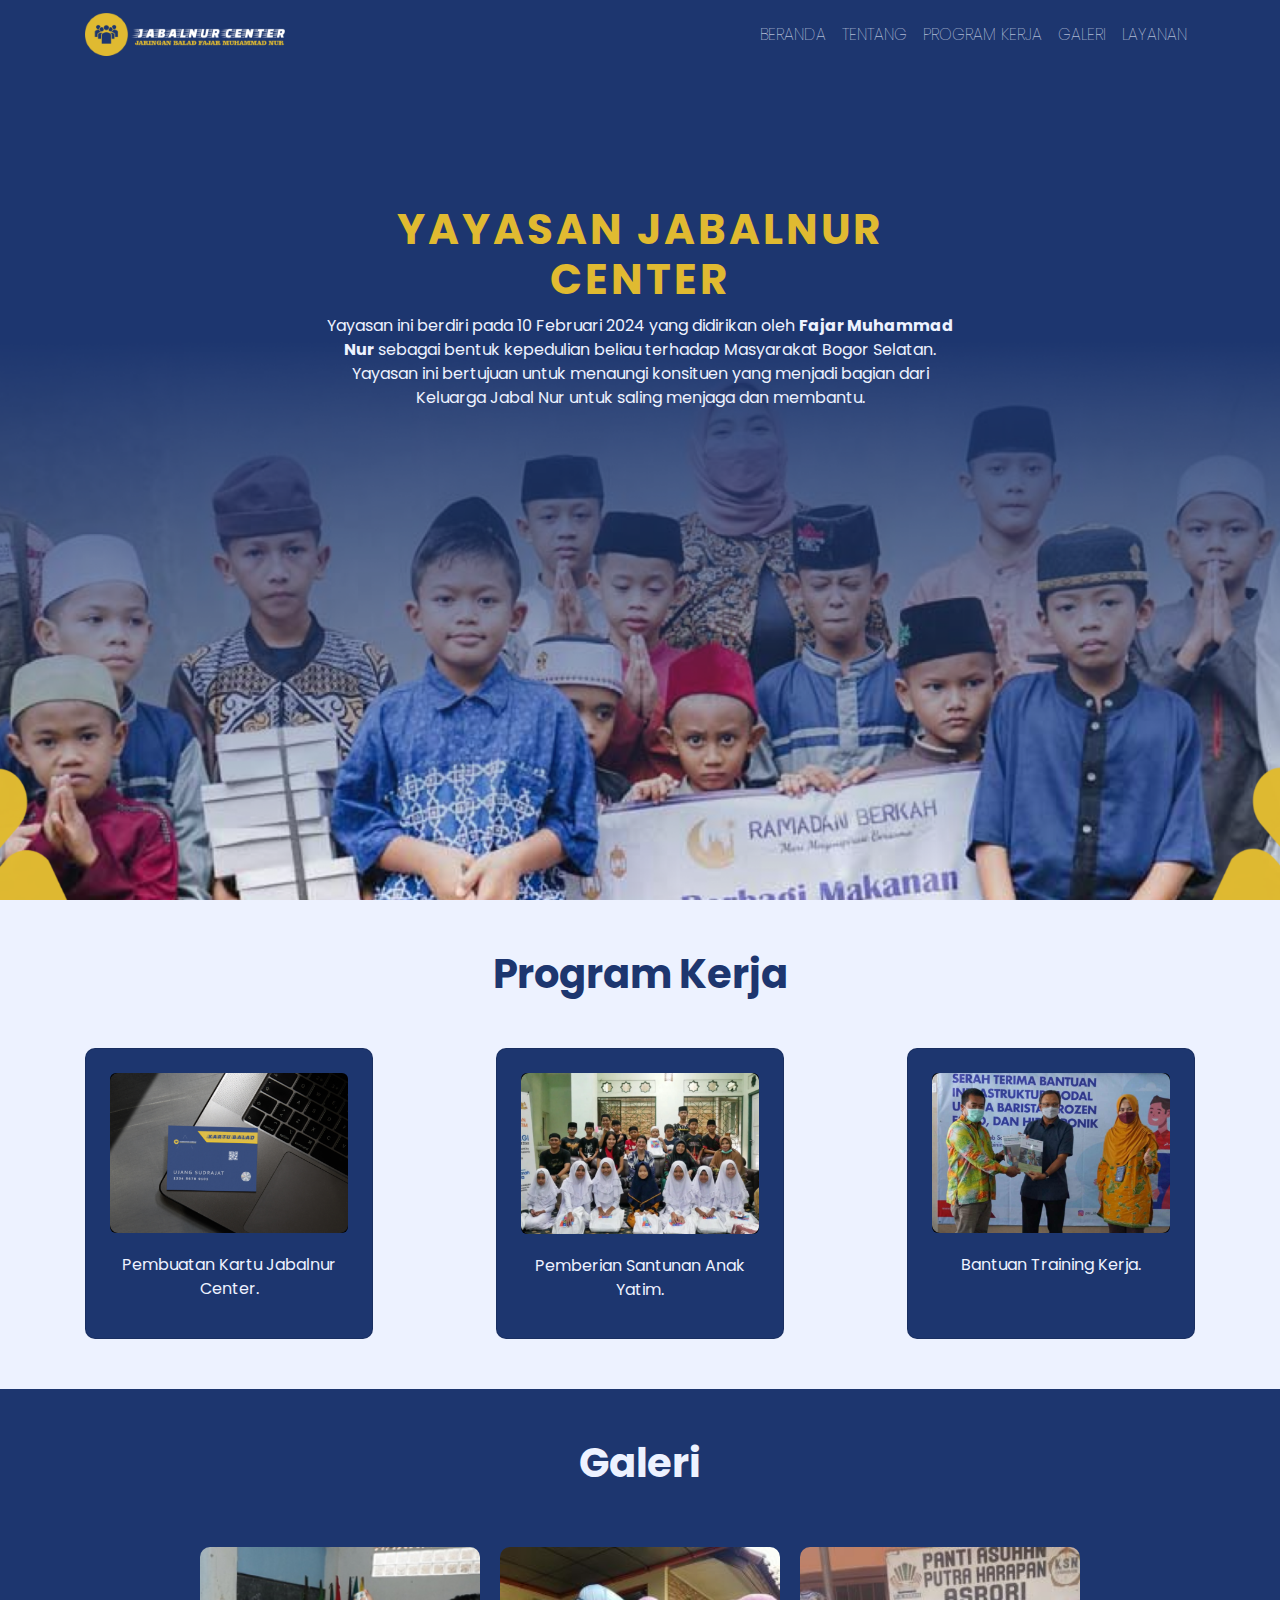
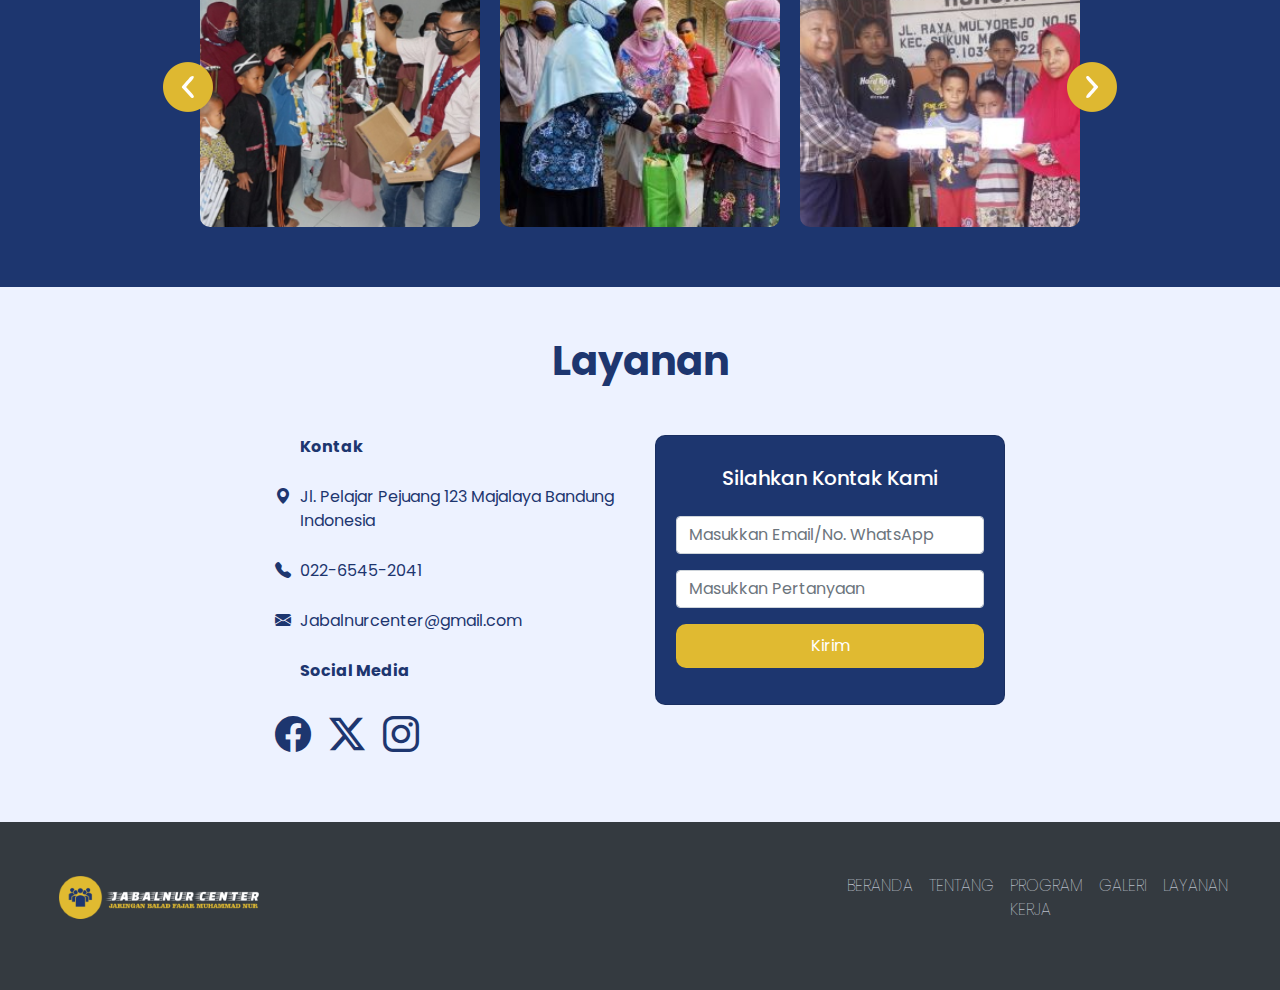
<file: index.html>
<!doctype html>
<html lang="en">

<head>
  <meta charset="utf-8">
  <meta name="viewport" content="width=device-width, initial-scale=1">

  <!-- Bootstrap CSS -->
  <link rel="stylesheet" href="https://cdn.jsdelivr.net/npm/bootstrap@4.0.0/dist/css/bootstrap.min.css"
    integrity="sha384-Gn5384xqQ1aoWXA+058RXPxPg6fy4IWvTNh0E263XmFcJlSAwiGgFAW/dAiS6JXm" crossorigin="anonymous">
  <link rel="stylesheet" href="https://cdn.jsdelivr.net/npm/bootstrap-icons@1.11.3/font/bootstrap-icons.min.css">



  <!-- Font Family-->
  <link href='https://fonts.googleapis.com/css?family=Poppins' rel='stylesheet'>

  <!-- Custom styles for this template -->
  <link rel="shortcut icon" href="img/icon.png" type="image/x-icon">
  <link href="style.css" rel="stylesheet">

  <title>Selamat Datang di Yayasan Jabalnur Center</title>
</head>

<body>

  <!-- Navigation -->
  <nav class="navbar navbar-expand-lg fixed-top">
    <div class="container">
      <a class="navbar-brand" href="index.html">
        <img src="img/logo2.png" alt="">
      </a>
      <button class="navbar-toggler" type="button" data-toggle="collapse" data-target="#navbarSupportedContent"
        aria-controls="navbarSupportedContent" aria-expanded="false" aria-label="Toggle navigation">
        <span class="navbar-toggler-icon"></span>
      </button>

      <div class="collapse navbar-collapse" id="navbarSupportedContent">
        <ul class="navbar-nav ml-auto text-uppercase">
          <li class="nav-item">
            <a class="nav-link" href="index.html">Beranda</a>
          </li>
          <li class="nav-item">
            <a class="nav-link" href="tentang.html">Tentang</a>
          </li>
          <li class="nav-item">
            <a class="nav-link" href="programkerja.html">Program Kerja</a>
          </li>
          <li class="nav-item">
            <a class="nav-link" href="galeri.html">Galeri</a>
          </li>
          <li class="nav-item">
            <a class="nav-link" href="layanan.html">Layanan</a>
          </li>
        </ul>
      </div>
    </div>
  </nav>

  <!-- Hero Section Start -->
  <div class="hero-image mt-0">
    <div class="hero-text">
      <h1>YAYASAN JABALNUR CENTER</h1>
      <p>Yayasan ini berdiri pada 10 Februari 2024 yang didirikan oleh <b>Fajar Muhammad Nur</b> sebagai bentuk
        kepedulian beliau terhadap Masyarakat Bogor Selatan. Yayasan ini bertujuan untuk menaungi konsituen yang menjadi
        bagian dari Keluarga Jabal Nur untuk saling menjaga dan membantu.</p>
    </div>
  </div>
  <!-- Hero Section End -->

  <!-- Program Kerja Start-->
  <section id="programkerja" class="programkerja">
    <div class="section-heading text-center">
      <h1>Program Kerja</h1>
    </div>
    <div class="container">
      <div class="programkerjaberanda d-flex justify-content-between">
          <div class="card text-center" style="width: 18rem;" data-toggle="modal" data-target="#proker1">
            <div class="card-body">
              <img src="img/proker1.png" class="card-img-top mb-3 p-1" alt="...">
              <p>Pembuatan Kartu Jabalnur Center.</p>
            </div>
          </div>
          <div class="card text-center" style="width: 18rem;" data-toggle="modal" data-target="#proker2">
            <div class="card-body">
              <img src="img/proker2.png" class="card-img-top mb-3 p-1" alt="...">
              <p>Pemberian Santunan Anak Yatim.</p>
            </div>
          </div>
          <div class="card text-center" style="width: 18rem;" data-toggle="modal" data-target="#proker3">
            <div class="card-body mb-4">
              <img src="img/proker3.png" class="card-img-top mb-3 p-1" alt="...">
              <p>Bantuan Training Kerja.</p>
            </div>
          </div>
      </div>
    </div>
  </section>
  <!-- Program Kerja End -->


  <!-- Galeri Start -->
  <section id="galeri" class="galeri-beranda">
    <div class="section-heading text-center">
      <h1>Galeri</h1>
    </div>
    <div class="galeriberanda-wrap">
      <img src="img/back-button.png" alt="" id="backBtn">
      <div class="galeriberanda">
        <div>
          <span><img src="img/1.png" alt=""></span>
          <span><img src="img/2.jpg" alt=""></span>
          <span><img src="img/3.jpg" alt=""></span>
        </div>
        <div>
          <span><img src="img/4.jpg" alt=""></span>
          <span><img src="img/5.jpg" alt=""></span>
          <span><img src="img/6.jpg" alt=""></span>
        </div>
      </div>
      <img src="img/next-button.png" alt="" id="nextBtn">
    </div>

  </section>

  <script>
    let scrollContainer = document.querySelector(".galeriberanda");
    let backBtn = document.getElementById("backBtn");
    let nextBtn = document.getElementById("nextBtn");

    scrollContainer.addEventListener("wheel", (evt) => {
      evt.preventDefault();
      scrollContainer.scrollLeft += evt.deltaY;
    });

    nextBtn.addEventListener("click", () => {
      scrollContainer.style.scrollBehavior = "smooth";
      scrollContainer.scrollLeft += 900;
    });

    backBtn.addEventListener("click", () => {
      scrollContainer.style.scrollBehavior = "smooth";
      scrollContainer.scrollLeft -= 900;
    });
  </script>
  <!-- Galeri End -->

  <!-- Layanan Start -->
  <section id="layanan" class="layanan">
    <div class="section-heading text-center">
      <h1>Layanan</h1>
    </div>
    <div class="container">
      <div class="row justify-content-center">
        <div class="col-lg-4 col-md-3">
          <div class="info">
            <p class="infop">Kontak</p>
            <div>
              <i class="bi bi-geo-alt-fill"></i>
              <p>Jl. Pelajar Pejuang 123 Majalaya Bandung Indonesia</p>
            </div>
            <div>
              <i class="bi bi-telephone-fill"></i>
              <p>022-6545-2041</p>
            </div>
            <div>
              <i class="bi bi-envelope-fill"></i>
              <p>Jabalnurcenter@gmail.com</p>
            </div>
            <p class="infop">Social Media</p>
            <div class="social-link">
              <a href=""><i class="bi bi-facebook"></i></a>
              <a href=""><i class="bi bi-twitter-x"></i></a>
              <a href=""><i class="bi bi-instagram"></i></a>
            </div>
          </div>

        </div>
        <div class="col-lg-4 col-md-3 ms-5">
          <div class="container">
            <div class="row justify-content-center">
              <div class="card text-white text-center mb-3" style="background-color: #1D366F;">
                <div class="card-body">
                  <h5 class="card-title mb-3">Silahkan Kontak Kami</h5>
                  <div class="input-group mb-3">
                    <input type="text" placeholder="Masukkan Email/No. WhatsApp" class="form-control"
                      aria-label="Sizing example input" aria-describedby="inputGroup-sizing-default">
                  </div>
                  <div class="input-group mb-3">
                    <input type="text" placeholder="Masukkan Pertanyaan" class="form-control"
                      aria-label="Sizing example input" aria-describedby="inputGroup-sizing-default">
                  </div>
                  <div class="input-group mb-3">
                    <button type="submit">Kirim</button>
                  </div>
                </div>
              </div>
            </div>
          </div>
        </div>

      </div>

    </div>
  </section>
  <!-- Layanan End -->


  <!-- Footer Start-->
  <section id="footer" class="footer bg-dark">
    <nav id="header-nav" class="navbar navbar-expand-lg p-4 mb-3 bg-dark">
      <div class="container-fluid bg-dark">
        <a class="navbar-brand" href="index.html">
          <img src="img/logo2.png" alt="">
        </a>
      </div>
      <div>
        <ul id="navbar" class="navbar-nav text-uppercase justify-content-end bg-dark">
          <li class="nav-item">
            <a class="nav-link" href="index.html">Beranda</a>
          </li>
          <li class="nav-item">
            <a class="nav-link" href="tentang.html">Tentang</a>
          </li>
          <li class="nav-item">
            <a class="nav-link" href="programkerja.html">Program Kerja</a>
          </li>
          <li class="nav-item">
            <a class="nav-link" href="index.html">Galeri</a>
          </li>
          <li class="nav-item">
            <a class="nav-link" href="index.html">Layanan</a>
          </li>
        </ul>
      </div>
    </nav>
  </section>
  <!-- Footer End-->


  <!-- Modal Program Kerja Start -->
  <div class="modal fade" id="proker1" tabindex="-1" role="dialog" aria-labelledby="exampleModalCenterTitle"
    aria-hidden="true">
    <div class="modal-dialog modal-dialog-centered" role="document">
      <div class="modal-content">
        <div class="modal-header">
          <h5 class="modal-title" id="exampleModalLongTitle">Pemberian Kartu Jabalnur Center</h5>
          <button type="button" class="close" data-dismiss="modal" aria-label="Close">
            <span aria-hidden="true">&times;</span>
          </button>
        </div>
        <div class="modal-body text-center">
          <img src="img/proker1.png " alt="" style="width: 250px;"><br><br>
          <p>Lorem ipsum dolor sit amet consectetur adipisicing elit. Vero consequuntur distinctio id repellendus quod
            in nam provident! Fugiat harum veniam accusamus voluptates quod expedita eum quasi minima deserunt.
            Deserunt, repellendus.</p>
        </div>
        <div class="modal-footer">
          <button type="button" class="btn btn-secondary" data-dismiss="modal">Close</button>
        </div>
      </div>
    </div>
  </div>

  <div class="modal fade" id="proker2" tabindex="-1" role="dialog" aria-labelledby="exampleModalCenterTitle"
    aria-hidden="true">
    <div class="modal-dialog modal-dialog-centered" role="document">
      <div class="modal-content">
        <div class="modal-header">
          <h5 class="modal-title" id="exampleModalLongTitle">Pemberian Santunan Anak Yatim</h5>
          <button type="button" class="close" data-dismiss="modal" aria-label="Close">
            <span aria-hidden="true">&times;</span>
          </button>
        </div>
        <div class="modal-body text-center">
          <img src="img/proker2.png " alt="" style="width: 250px;"><br><br>
          <p>Lorem ipsum dolor sit amet consectetur adipisicing elit. Vero consequuntur distinctio id repellendus quod
            in nam provident! Fugiat harum veniam accusamus voluptates quod expedita eum quasi minima deserunt.
            Deserunt, repellendus.</p>
        </div>
        <div class="modal-footer">
          <button type="button" class="btn btn-secondary" data-dismiss="modal">Close</button>
        </div>
      </div>
    </div>
  </div>

  <div class="modal fade" id="proker3" tabindex="-1" role="dialog" aria-labelledby="exampleModalCenterTitle"
    aria-hidden="true">
    <div class="modal-dialog modal-dialog-centered" role="document">
      <div class="modal-content">
        <div class="modal-header">
          <h5 class="modal-title" id="exampleModalLongTitle">Bantuan Training Kerja</h5>
          <button type="button" class="close" data-dismiss="modal" aria-label="Close">
            <span aria-hidden="true">&times;</span>
          </button>
        </div>
        <div class="modal-body text-center">
          <img src="img/proker3.png " alt="" style="width: 250px;"><br><br>
          <p>Lorem ipsum dolor sit amet consectetur adipisicing elit. Vero consequuntur distinctio id repellendus quod
            in nam provident! Fugiat harum veniam accusamus voluptates quod expedita eum quasi minima deserunt.
            Deserunt, repellendus.</p>
        </div>
        <div class="modal-footer">
          <button type="button" class="btn btn-secondary" data-dismiss="modal">Close</button>
        </div>
      </div>
    </div>
  </div>
  <!-- Modal Program Kerja End -->


  <!-- Bootstrap JS and dependencies -->
  <script src="https://code.jquery.com/jquery-3.2.1.slim.min.js"
    integrity="sha384-KJ3o2DKtIkvYIK3UENzmM7KCkRr/rE9/Qpg6aAZGJwFDMVNA/GpGFF93hXpG5KkN"
    crossorigin="anonymous"></script>
  <script src="https://cdn.jsdelivr.net/npm/popper.js@1.12.9/dist/umd/popper.min.js"
    integrity="sha384-ApNbgh9B+Y1QKtv3Rn7W3mgPxhU9K/ScQsAP7hUibX39j7fakFPskvXusvfa0b4Q"
    crossorigin="anonymous"></script>
  <script src="https://cdn.jsdelivr.net/npm/bootstrap@4.0.0/dist/js/bootstrap.min.js"
    integrity="sha384-JZR6Spejh4U02d8jOt6vLEHfe/JQGiRRSQQxSfFWpi1MquVdAyjUar5+76PVCmYl"
    crossorigin="anonymous"></script>

</body>

</html>
</file>
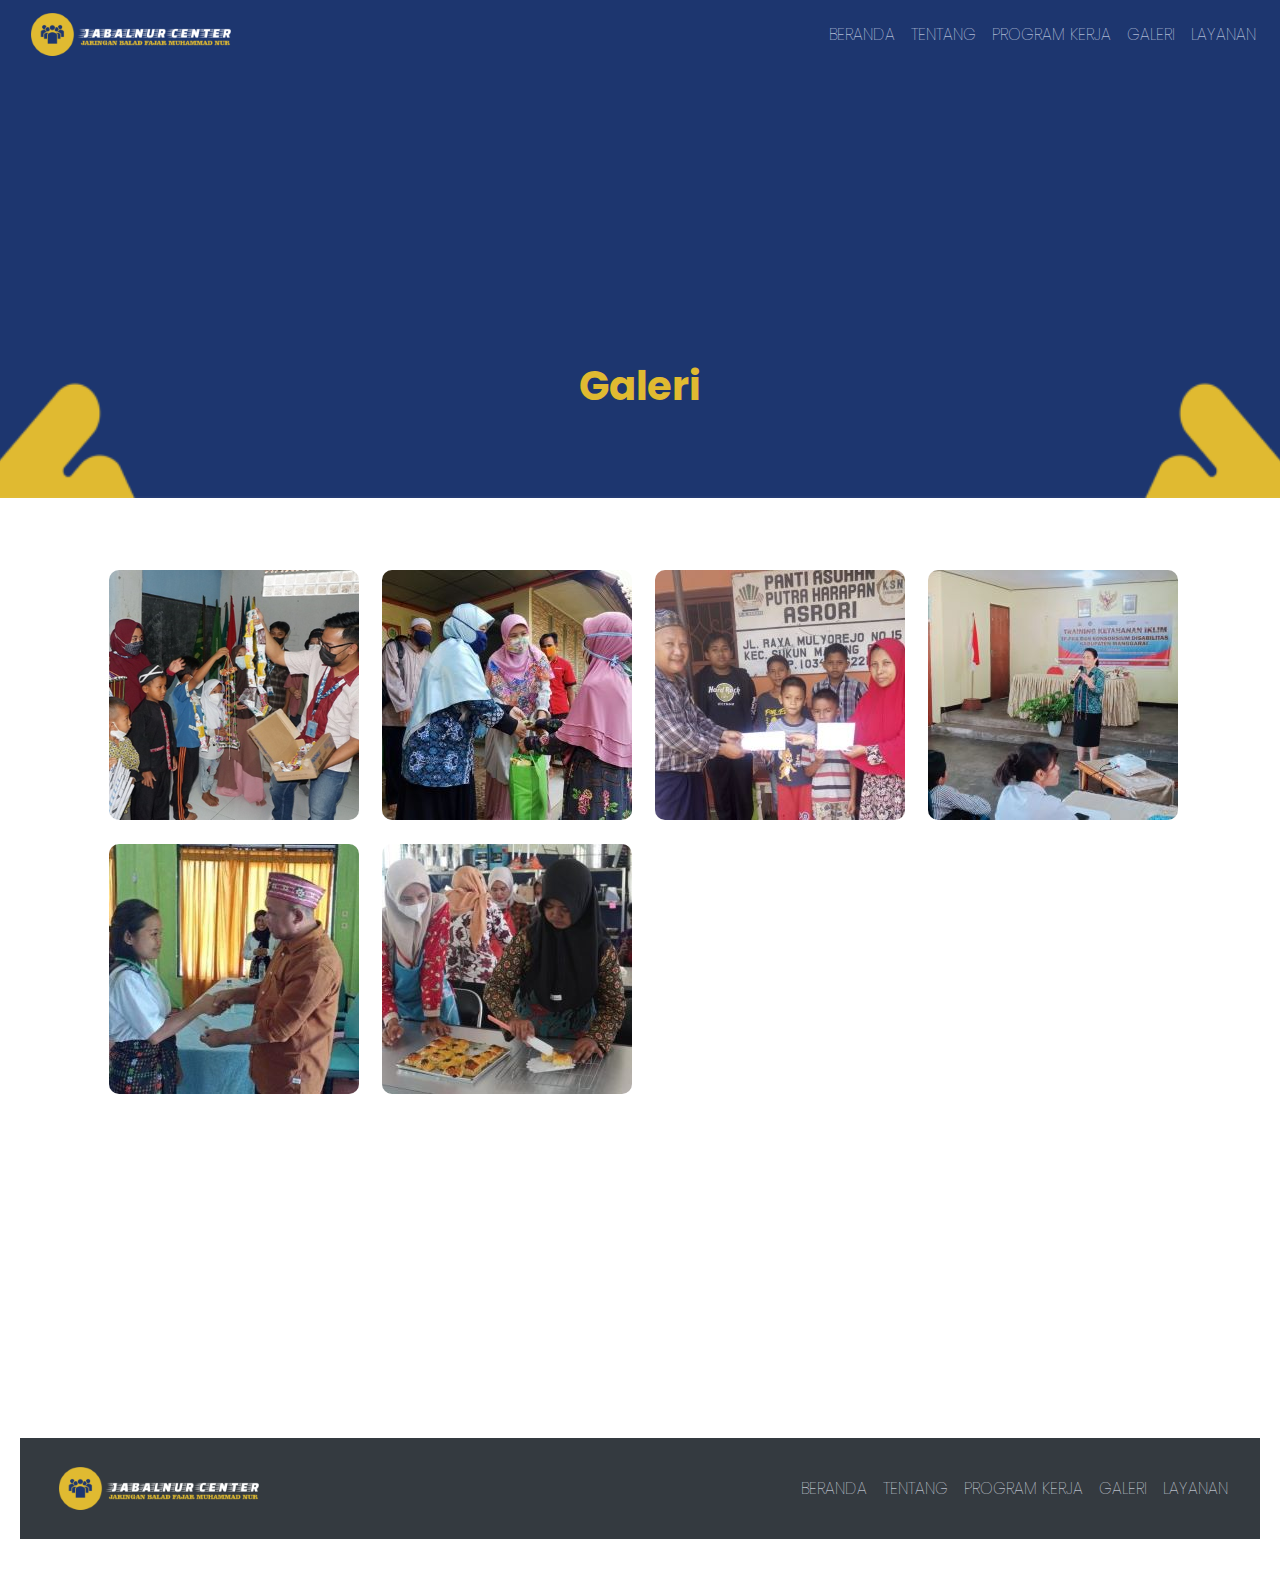
<file: galeri.html>
<!DOCTYPE html>
<html lang="en">
<head>
    <meta charset="UTF-8">
    <meta name="viewport" content="width=device-width, initial-scale=1.0">

    <!-- Bootstrap -->
    <link rel="stylesheet" href="https://cdn.jsdelivr.net/npm/bootstrap@4.0.0/dist/css/bootstrap.min.css" integrity="sha384-Gn5384xqQ1aoWXA+058RXPxPg6fy4IWvTNh0E263XmFcJlSAwiGgFAW/dAiS6JXm" crossorigin="anonymous">

    <!-- Font Family-->
    <link href='https://fonts.googleapis.com/css?family=Poppins' rel='stylesheet'>
    
    <!-- Icon -->
     <link rel="shortcut icon" href="img/icon.png" type="image/x-icon">
     <link rel="stylesheet" href="https://cdn.jsdelivr.net/npm/bootstrap-icons@1.11.3/font/bootstrap-icons.min.css">

    <!-- Bootstrap CSS --><link rel="stylesheet" href="style.css">

    <title>Galeri || Yayasan Jabalnur Center</title>
</head>
<body>
     <!-- Header Start -->
     <header id="header" class="site-header">
        <nav id="header-nav" class="navbar fixed-top navbar-expand-lg px-3 mb3">
          <div class="container-fluid">
            <a  class="navbar-brand" href="index.html">
              <img src="img/logo2.png" alt="">
            </a>
          </div>
          <div>
            <ul id="navbar" class="navbar-nav text-uppercase justify-content-end">
              <li class="nav-item">
                <a class="nav-link" href="index.html">Beranda</a>
              </li>
              <li class="nav-item">
                <a class="nav-link" href="tentang.html">Tentang</a>
              </li>
              <li class="nav-item">
                <a class="nav-link" href="programkerja.html">Program&nbsp;Kerja</a>
              </li>
              <li class="nav-item">
                <a class="nav-link" href="galeri.html">Galeri</a>
              </li>
              <li class="nav-item">
                <a class="nav-link" href="layanan.html">Layanan</a>
              </li>
            </ul>
          </div>
        </nav>
         
    </header>
    <!-- Header End -->

    <!-- Hero Section Start -->
    <div class="hero mt-5">
        <div>
          <h1>Galeri</h1>
        </div>
    </div>
    <!-- Hero Section End -->


    <!-- Galeri Start -->
    <section class="galeri">
      <div class="container">
        <div class="row justify-content-start mt-5 p-4">
          <div class="col-lg-3">
            <img src="img/1.png" alt="" data-toggle="modal" data-target="#galeri1">
          </div>
          <div class="col-lg-3">
            <img src="img/2.jpg" alt="" data-toggle="modal" data-target="#galeri2">
          </div>
          <div class="col-lg-3">
            <img src="img/3.jpg" alt="">
          </div>
          <div class="col-lg-3">
            <img src="img/4.jpg" alt="">
          </div>
          <div class="col-lg-3 mt-4">
            <img src="img/5.jpg" alt="">
          </div>
          <div class="col-lg-3 mt-4">
            <img src="img/6.jpg" alt="">
          </div>
        </div>
      </div>
    </section>
    <!-- Galeri End -->

    <!-- Footer Start-->
    <section id="footer" class="footer">
      <nav id="header-nav" class="navbar navbar-expand-lg p-4 mb-3 bg-dark">
      <div class="container-fluid">
          <a class="navbar-brand" href="index.html">
          <img src="img/logo2.png" alt="">
          </a>
      </div>
      <div>
          <ul id="navbar" class="navbar-nav text-uppercase justify-content-end">
          <li class="nav-item">
              <a class="nav-link" href="index.html">Beranda</a>
          </li>
          <li class="nav-item">
              <a class="nav-link" href="tentang.html">Tentang</a>
          </li>
          <li class="nav-item">
              <a class="nav-link" href="programkerja.html">Program&nbsp;Kerja</a>
          </li>
          <li class="nav-item">
              <a class="nav-link" href="index.html">Galeri</a>
          </li>
          <li class="nav-item">
              <a class="nav-link" href="index.html">Layanan</a>
          </li>
          </ul>
      </div>
      </nav>
  </section>
  <!-- Footer End-->

    <!-- Modal Galeri Start -->
    <div class="modal fade" id="galeri1" tabindex="-1" role="dialog" aria-labelledby="exampleModalCenterTitle" aria-hidden="true">
      <div class="modal-dialog modal-dialog-centered" role="document">
        <div class="modal-content">
          <div class="modal-header">
            <h5 class="modal-title" id="exampleModalLongTitle">Pemberian Kartu Jabalnur Center</h5>
            <button type="button" class="close" data-dismiss="modal" aria-label="Close">
              <span aria-hidden="true">&times;</span>
            </button>
          </div>
          <div class="modal-body text-center">
            <img src="img/proker1.png " alt="" style="width: 250px;"><br><br>
            <p>Lorem ipsum dolor sit amet consectetur adipisicing elit. Vero consequuntur distinctio id repellendus quod in nam provident! Fugiat harum veniam accusamus voluptates quod expedita eum quasi minima deserunt. Deserunt, repellendus.</p>
          </div>
          <div class="modal-footer">
            <button type="button" class="btn btn-secondary" data-dismiss="modal">Close</button>
          </div>
        </div>
      </div>
    </div>
  
    <div class="modal fade" id="galeri2" tabindex="-1" role="dialog" aria-labelledby="exampleModalCenterTitle" aria-hidden="true">
      <div class="modal-dialog modal-dialog-centered" role="document">
        <div class="modal-content">
          <div class="modal-header">
            <h5 class="modal-title" id="exampleModalLongTitle">Pemberian Santunan Anak Yatim</h5>
            <button type="button" class="close" data-dismiss="modal" aria-label="Close">
              <span aria-hidden="true">&times;</span>
            </button>
          </div>
          <div class="modal-body text-center">
            <img src="img/proker2.png " alt="" style="width: 250px;"><br><br>
            <p>Lorem ipsum dolor sit amet consectetur adipisicing elit. Vero consequuntur distinctio id repellendus quod in nam provident! Fugiat harum veniam accusamus voluptates quod expedita eum quasi minima deserunt. Deserunt, repellendus.</p>
          </div>
          <div class="modal-footer">
            <button type="button" class="btn btn-secondary" data-dismiss="modal">Close</button>
          </div>
        </div>
      </div>
    </div>
    <!-- Modal Galeri End -->

    <script src="https://code.jquery.com/jquery-3.2.1.slim.min.js" integrity="sha384-KJ3o2DKtIkvYIK3UENzmM7KCkRr/rE9/Qpg6aAZGJwFDMVNA/GpGFF93hXpG5KkN" crossorigin="anonymous"></script>
    <script src="https://cdn.jsdelivr.net/npm/popper.js@1.12.9/dist/umd/popper.min.js" integrity="sha384-ApNbgh9B+Y1QKtv3Rn7W3mgPxhU9K/ScQsAP7hUibX39j7fakFPskvXusvfa0b4Q" crossorigin="anonymous"></script>
    <script src="https://cdn.jsdelivr.net/npm/bootstrap@4.0.0/dist/js/bootstrap.min.js" integrity="sha384-JZR6Spejh4U02d8jOt6vLEHfe/JQGiRRSQQxSfFWpi1MquVdAyjUar5+76PVCmYl" crossorigin="anonymous"></script>
    
    
</body>
</html>
</file>
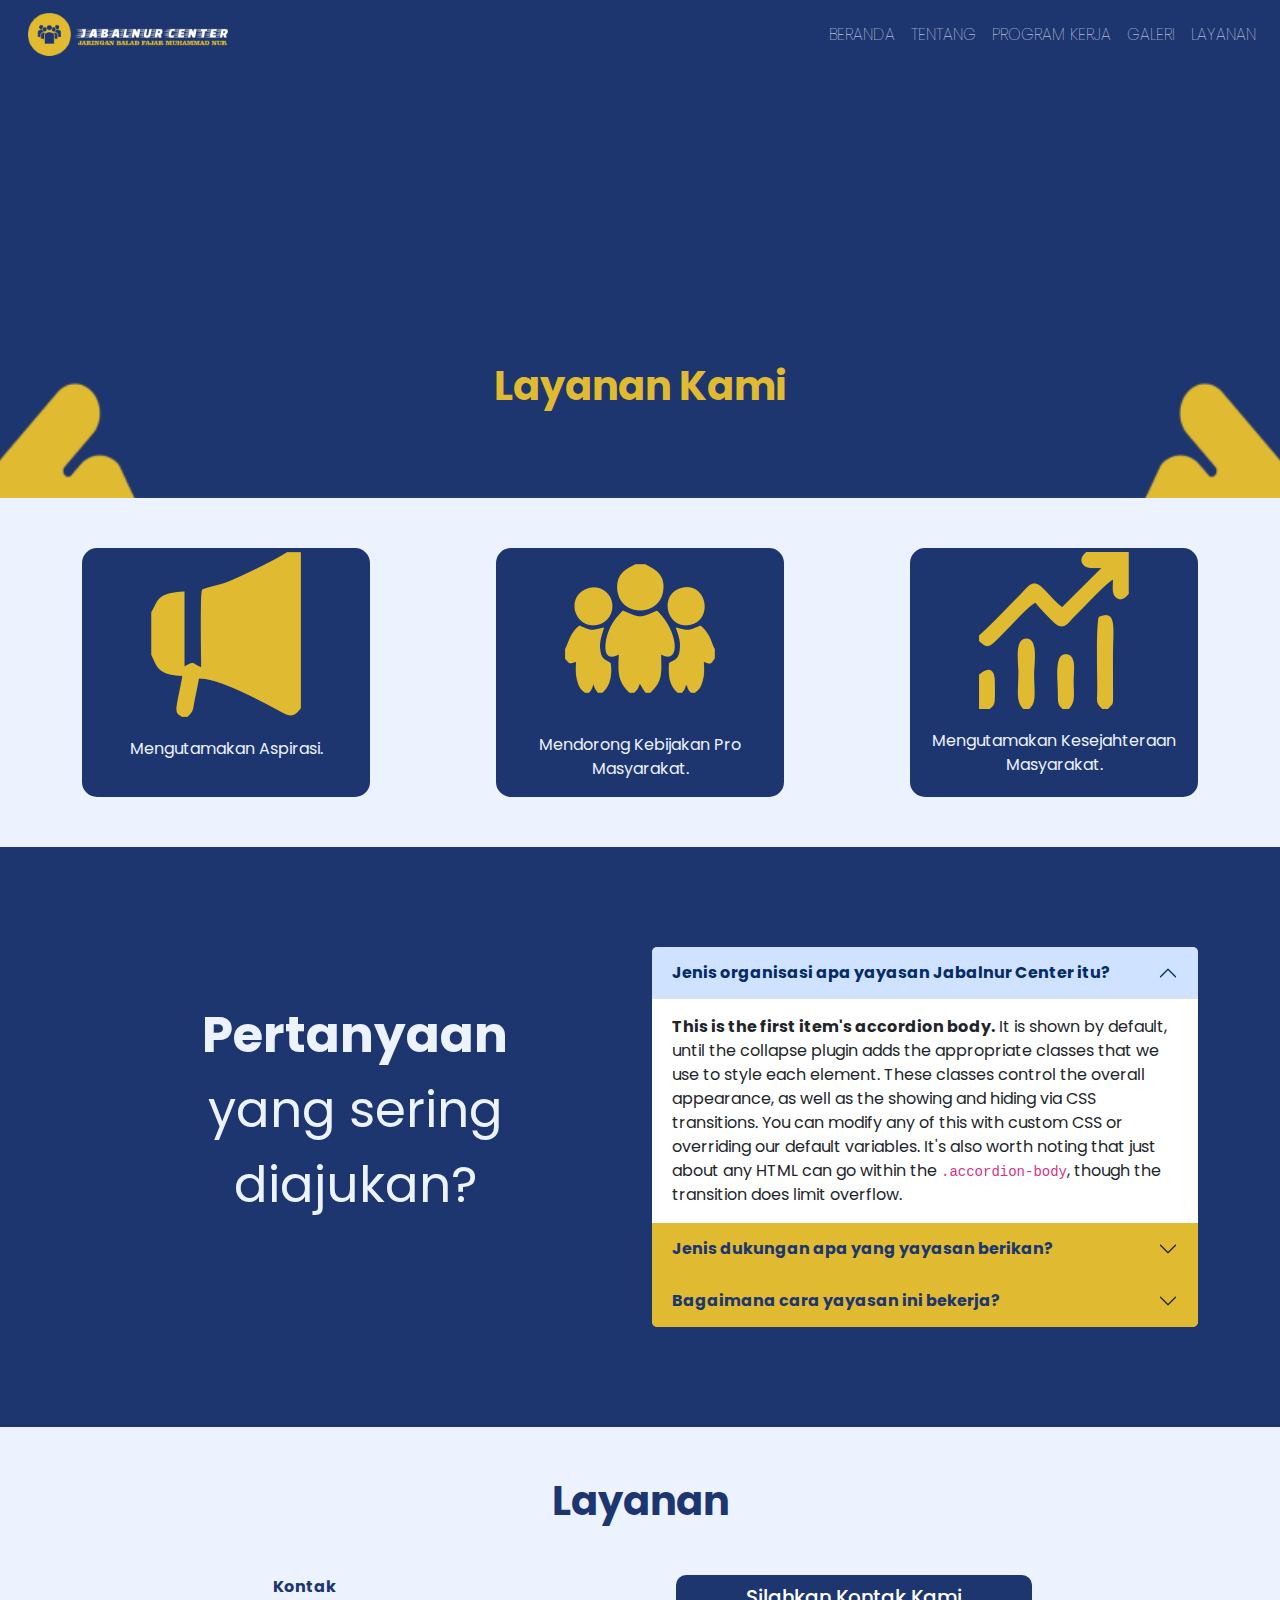
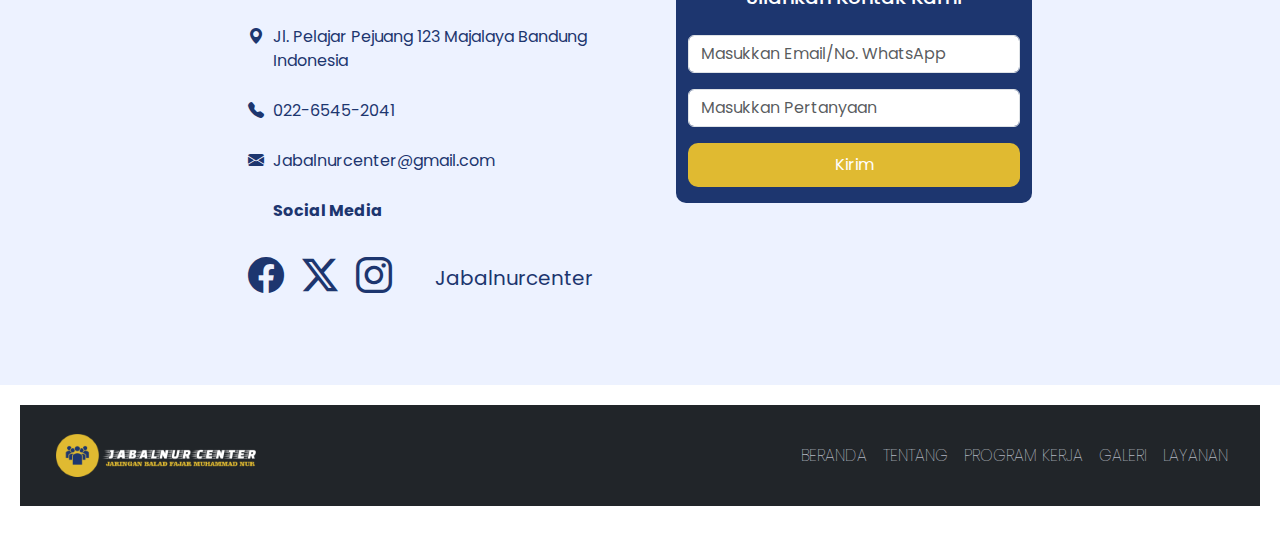
<file: layanan.html>
<!DOCTYPE html>
<html lang="en">
<head>
    <meta charset="UTF-8">
    <meta name="viewport" content="width=device-width, initial-scale=1.0">

    <!-- Font Family-->
    <link href='https://fonts.googleapis.com/css?family=Poppins' rel='stylesheet'>
    
    <!-- Icon -->
     <link rel="shortcut icon" href="img/icon.png" type="image/x-icon">
     <link rel="stylesheet" href="https://cdn.jsdelivr.net/npm/bootstrap-icons@1.11.3/font/bootstrap-icons.min.css">

    <!-- Bootstrap CSS -->
    <link href="https://cdn.jsdelivr.net/npm/bootstrap@5.3.3/dist/css/bootstrap.min.css" rel="stylesheet" integrity="sha384-QWTKZyjpPEjISv5WaRU9OFeRpok6YctnYmDr5pNlyT2bRjXh0JMhjY6hW+ALEwIH" crossorigin="anonymous">
    <link rel="stylesheet" href="style.css">

    <title>Layanan || Yayasan Jabalnur Center</title>
</head>
<body>
     <!-- Header Start -->
     <header id="header" class="site-header">
        <nav id="header-nav" class="navbar fixed-top navbar-expand-lg px-3 mb3">
          <div class="container-fluid">
            <a  class="navbar-brand" href="index.html">
              <img src="img/logo2.png" alt="">
            </a>
          </div>
          <div>
            <ul id="navbar" class="navbar-nav text-uppercase justify-content-end">
              <li class="nav-item">
                <a class="nav-link" href="index.html">Beranda</a>
              </li>
              <li class="nav-item">
                <a class="nav-link" href="tentang.html">Tentang</a>
              </li>
              <li class="nav-item">
                <a class="nav-link" href="programkerja.html">Program&nbsp;Kerja</a>
              </li>
              <li class="nav-item">
                <a class="nav-link" href="galeri.html">Galeri</a>
              </li>
              <li class="nav-item">
                <a class="nav-link" href="layanan.html">Layanan</a>
              </li>
            </ul>
          </div>
        </nav>
         
    </header>
    <!-- Header End -->

    <!-- Hero Section Start -->
    <div class="hero mt-5">
        <div>
          <h1>Layanan Kami</h1>
        </div>
    </div>
    <!-- Hero Section End -->

    <!-- Section Layanan Kami Start -->
    <section id="layanankami" class="layanankami">
      <div class="container">
        <div class="layanankami-konten d-flex justify-content-between">
          <div class="card-layanan text-center">
            <div class="card-body">
              <img src="img/layanankami1.png" class="card-img-tops mb-3 p-1" alt="...">
              <p>Mengutamakan Aspirasi.</p>
            </div>
          </div>
          <div class="card-layanan text-center">
            <div class="card-body">
              <img src="img/layanankami2.png" class="card-img-tops mb-4 p-3" alt="...">
              <p>Mendorong Kebijakan Pro Masyarakat.</p>
            </div>
          </div>
          <div class="card-layanan text-center">
            <div class="card-body">
              <img src="img/layanankami3.png" class="card-img-tops mb-3 p-1" alt="...">
              <p>Mengutamakan Kesejahteraan Masyarakat.</p>
            </div>
          </div>
        </div>
      </div>
    </section>
    <!-- Section Layanan Kami End -->

    <!-- Section Pertanyaan Start -->
    <section id="pertanyaan" class="pertanyaan">
      <div class="container justify-content-center">
        <div class="row">
          <div class="col-lg-6 text-center">
            <p class="tanya"><b>Pertanyaan</b><br>yang sering<br>diajukan?</p>
          </div>
          <div class="col-lg-6">
            <div class="accordion" id="accordionPanelsStayOpenExample">
              <div class="accordion-item">
                <h2 class="accordion-header" id="panelsStayOpen-headingOne">
                  <button class="accordion-button" type="button" data-bs-toggle="collapse" data-bs-target="#panelsStayOpen-collapseOne" aria-expanded="true" aria-controls="panelsStayOpen-collapseOne">
                    Jenis organisasi apa yayasan Jabalnur Center itu?
                  </button>
                </h2>
                <div id="panelsStayOpen-collapseOne" class="accordion-collapse collapse show" aria-labelledby="panelsStayOpen-headingOne">
                  <div class="accordion-body">
                    <strong>This is the first item's accordion body.</strong> It is shown by default, until the collapse plugin adds the appropriate classes that we use to style each element. These classes control the overall appearance, as well as the showing and hiding via CSS transitions. You can modify any of this with custom CSS or overriding our default variables. It's also worth noting that just about any HTML can go within the <code>.accordion-body</code>, though the transition does limit overflow.
                  </div>
                </div>
              </div>
              <div class="accordion-item">
                <h2 class="accordion-header" id="panelsStayOpen-headingTwo">
                  <button class="accordion-button collapsed" type="button" data-bs-toggle="collapse" data-bs-target="#panelsStayOpen-collapseTwo" aria-expanded="false" aria-controls="panelsStayOpen-collapseTwo">
                    Jenis dukungan apa yang yayasan berikan?
                  </button>
                </h2>
                <div id="panelsStayOpen-collapseTwo" class="accordion-collapse collapse" aria-labelledby="panelsStayOpen-headingTwo">
                  <div class="accordion-body">
                    <strong>This is the second item's accordion body.</strong> It is hidden by default, until the collapse plugin adds the appropriate classes that we use to style each element. These classes control the overall appearance, as well as the showing and hiding via CSS transitions. You can modify any of this with custom CSS or overriding our default variables. It's also worth noting that just about any HTML can go within the <code>.accordion-body</code>, though the transition does limit overflow.
                  </div>
                </div>
              </div>
              <div class="accordion-item">
                <h2 class="accordion-header" id="panelsStayOpen-headingThree">
                  <button class="accordion-button collapsed" type="button" data-bs-toggle="collapse" data-bs-target="#panelsStayOpen-collapseThree" aria-expanded="false" aria-controls="panelsStayOpen-collapseThree">
                    Bagaimana cara yayasan ini bekerja?
                  </button>
                </h2>
                <div id="panelsStayOpen-collapseThree" class="accordion-collapse collapse" aria-labelledby="panelsStayOpen-headingThree">
                  <div class="accordion-body">
                    <strong>This is the third item's accordion body.</strong> It is hidden by default, until the collapse plugin adds the appropriate classes that we use to style each element. These classes control the overall appearance, as well as the showing and hiding via CSS transitions. You can modify any of this with custom CSS or overriding our default variables. It's also worth noting that just about any HTML can go within the <code>.accordion-body</code>, though the transition does limit overflow.
                  </div>
                </div>
              </div>
            </div>
          </div>
        </div>
      </div>
    </section>
    <!-- Section Pertanyaan End -->


    <!-- Section Kontak Kami Start -->
    <section id="layanan" class="layanan">
      <div class="section-heading text-center">
        <h1>Layanan</h1>
      </div>
      <div class="container">
        <div class="row justify-content-center">
          <div class="col-lg-4 col-md-3">
            <div class="info">
              <p class="infop">Kontak</p>
              <div>
                <i class="bi bi-geo-alt-fill"></i>
                <p>Jl. Pelajar Pejuang 123 Majalaya Bandung Indonesia</p>
              </div>
              <div>
                <i class="bi bi-telephone-fill"></i>
                <p>022-6545-2041</p>
              </div>
              <div>
                <i class="bi bi-envelope-fill"></i>
                <p>Jabalnurcenter@gmail.com</p>
              </div>
              <p class="infop">Social Media</p>
              <div class="social-link">
                <a href=""><i class="bi bi-facebook"></i></a>
                <a href=""><i class="bi bi-twitter-x"></i></a>
                <a href=""><i class="bi bi-instagram"></i></a>
                <p>Jabalnurcenter</p>
              </div>
            </div>
  
          </div>
          <div class="col-lg-4 col-md-3 ms-5">
            <div class="container">
              <div class="row justify-content-center">
                <div class="card2 text-white text-center mb-3">
                  <div class="card-body">
                    <h5 class="card-title mb-3">Silahkan Kontak Kami</h5>
                    <div class="input-group mb-3">
                      <input type="text" placeholder="Masukkan Email/No. WhatsApp" class="form-control"
                        aria-label="Sizing example input" aria-describedby="inputGroup-sizing-default">
                    </div>
                    <div class="input-group mb-3">
                      <input type="text" placeholder="Masukkan Pertanyaan" class="form-control"
                        aria-label="Sizing example input" aria-describedby="inputGroup-sizing-default">
                    </div>
                    <div class="input-group mb-3">
                      <button type="submit">Kirim</button>
                    </div>
                  </div>
                </div>
              </div>
            </div>
          </div>
  
        </div>
  
      </div>
    </section>
    <!-- Section Kontak Kami End -->

    <!-- Footer Start-->
    <section id="footer" class="footer">
      <nav id="header-nav" class="navbar navbar-expand-lg p-4 mb-3 bg-dark">
        <div class="container-fluid">
            <a class="navbar-brand" href="index.html">
            <img src="img/logo2.png" alt="">
            </a>
        </div>
        <div>
            <ul id="navbar" class="navbar-nav text-uppercase justify-content-end">
            <li class="nav-item">
                <a class="nav-link" href="index.html">Beranda</a>
            </li>
            <li class="nav-item">
                <a class="nav-link" href="tentang.html">Tentang</a>
            </li>
            <li class="nav-item">
                <a class="nav-link" href="programkerja.html">Program&nbsp;Kerja</a>
            </li>
            <li class="nav-item">
                <a class="nav-link" href="index.html">Galeri</a>
            </li>
            <li class="nav-item">
                <a class="nav-link" href="index.html">Layanan</a>
            </li>
            </ul>
        </div>
        </nav>
    </section>
    <!-- Footer End-->

    <script src="https://cdn.jsdelivr.net/npm/@popperjs/core@2.9.2/dist/umd/popper.min.js" integrity="sha384-IQsoLXl5PILFhosVNubq5LC7Qb9DXgDA9i+tQ8Zj3iwWAwPtgFTxbJ8NT4GN1R8p" crossorigin="anonymous"></script>
    <script src="https://cdn.jsdelivr.net/npm/bootstrap@5.0.2/dist/js/bootstrap.min.js" integrity="sha384-cVKIPhGWiC2Al4u+LWgxfKTRIcfu0JTxR+EQDz/bgldoEyl4H0zUF0QKbrJ0EcQF" crossorigin="anonymous"></script>

    
</body>
</html>
</file>
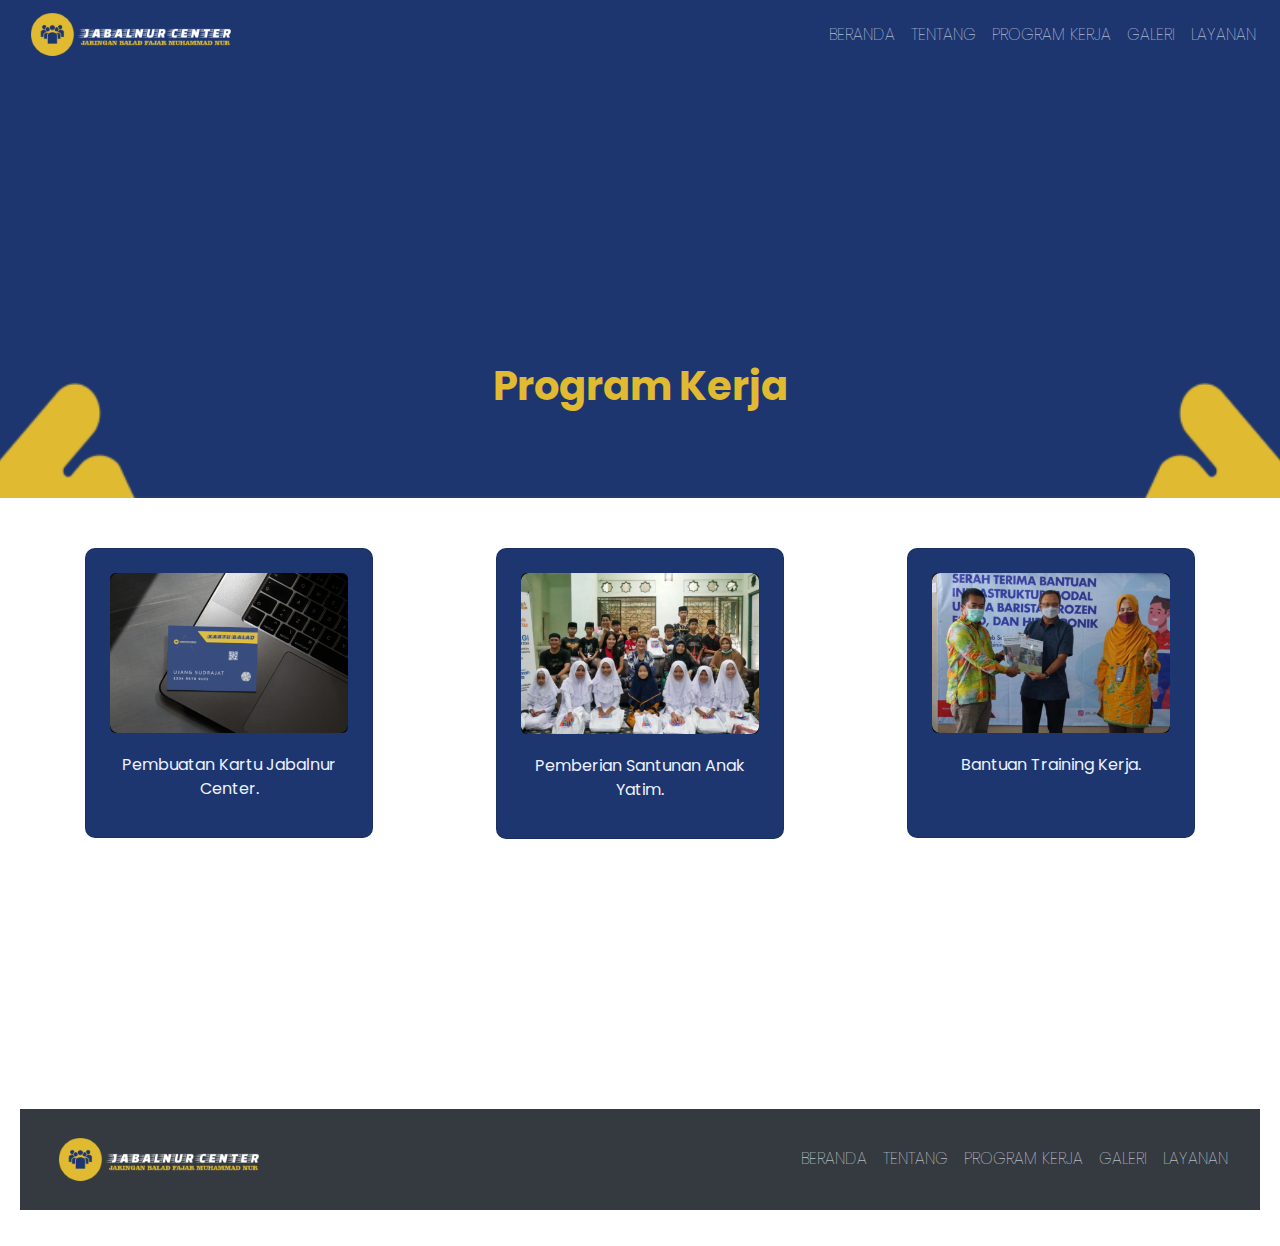
<file: programkerja.html>
<!DOCTYPE html>
<html lang="en">
<head>
    <meta charset="UTF-8">
    <meta name="viewport" content="width=device-width, initial-scale=1.0">

    <!-- Bootstrap -->
    <link rel="stylesheet" href="https://cdn.jsdelivr.net/npm/bootstrap@4.0.0/dist/css/bootstrap.min.css" integrity="sha384-Gn5384xqQ1aoWXA+058RXPxPg6fy4IWvTNh0E263XmFcJlSAwiGgFAW/dAiS6JXm" crossorigin="anonymous">


    <!-- Font Family-->
    <link href='https://fonts.googleapis.com/css?family=Poppins' rel='stylesheet'>
    
    <!-- Icon -->
     <link rel="shortcut icon" href="img/icon.png" type="image/x-icon">
     <link rel="stylesheet" href="https://cdn.jsdelivr.net/npm/bootstrap-icons@1.11.3/font/bootstrap-icons.min.css">

    <!-- Bootstrap CSS -->
<link rel="stylesheet" href="style.css">

    <title>Program Kerja || Yayasan Jabalnur Center</title>
</head>
<body>
     <!-- Header Start -->
     <header id="header" class="site-header">
        <nav id="header-nav" class="navbar fixed-top navbar-expand-lg px-3 mb3">
          <div class="container-fluid">
            <a  class="navbar-brand" href="index.html">
              <img src="img/logo2.png" alt="">
            </a>
          </div>
          <div>
            <ul id="navbar" class="navbar-nav text-uppercase justify-content-end">
              <li class="nav-item">
                <a class="nav-link" href="index.html">Beranda</a>
              </li>
              <li class="nav-item">
                <a class="nav-link" href="tentang.html">Tentang</a>
              </li>
              <li class="nav-item">
                <a class="nav-link" href="programkerja.html">Program&nbsp;Kerja</a>
              </li>
              <li class="nav-item">
                <a class="nav-link" href="galeri.html">Galeri</a>
              </li>
              <li class="nav-item">
                <a class="nav-link" href="layanan.html">Layanan</a>
              </li>
            </ul>
          </div>
        </nav>
         
    </header>
    <!-- Header End -->

    <!-- Hero Section Start -->
    <div class="hero mt-5">
        <div>
          <h1>Program Kerja</h1>
        </div>
    </div>
    <!-- Hero Section End -->

    <!-- Program Kerja Start-->
    <section id="programkerja2" class="programkerja2">
        <div class="container">
        <div class="programkerjaberanda d-flex justify-content-between">
            <div class="">
            <div class="card text-center" style="width: 18rem;" data-toggle="modal" data-target="#proker1">
                <div class="card-body">
                <img src="img/proker1.png" class="card-img-top mb-3 p-1" alt="...">
                <p>Pembuatan Kartu Jabalnur Center.</p>
                </div>
            </div>
            </div>
            <div class="">
            <div class="card text-center" style="width: 18rem;" data-toggle="modal" data-target="#proker2">
                <div class="card-body">
                <img src="img/proker2.png" class="card-img-top mb-3 p-1" alt="...">
                <p>Pemberian Santunan Anak Yatim.</p>
                </div>
            </div>
            </div>
            <div class="">
            <div class="card text-center" style="width: 18rem;" data-toggle="modal" data-target="#proker3">
                <div class="card-body mb-4">
                <img src="img/proker3.png" class="card-img-top mb-3 p-1" alt="...">
                <p>Bantuan Training Kerja.</p>
                </div>
            </div>
            </div>
        </div>
        </div>
    </section>
    <!-- Program Kerja End -->


    <!-- Footer Start-->
    <section id="footer" class="footer">
        <nav id="header-nav" class="navbar navbar-expand-lg p-4 mb-3 bg-dark">
        <div class="container-fluid">
            <a class="navbar-brand" href="index.html">
            <img src="img/logo2.png" alt="">
            </a>
        </div>
        <div>
            <ul id="navbar" class="navbar-nav text-uppercase justify-content-end">
            <li class="nav-item">
                <a class="nav-link" href="index.html">Beranda</a>
            </li>
            <li class="nav-item">
                <a class="nav-link" href="tentang.html">Tentang</a>
            </li>
            <li class="nav-item">
                <a class="nav-link" href="programkerja.html">Program&nbsp;Kerja</a>
            </li>
            <li class="nav-item">
                <a class="nav-link" href="index.html">Galeri</a>
            </li>
            <li class="nav-item">
                <a class="nav-link" href="index.html">Layanan</a>
            </li>
            </ul>
        </div>
        </nav>
    </section>
    <!-- Footer End-->

      <!-- Modal Program Kerja Start -->
  <div class="modal fade" id="proker1" tabindex="-1" role="dialog" aria-labelledby="exampleModalCenterTitle" aria-hidden="true">
    <div class="modal-dialog modal-dialog-centered" role="document">
      <div class="modal-content">
        <div class="modal-header">
          <h5 class="modal-title" id="exampleModalLongTitle">Pemberian Kartu Jabalnur Center</h5>
          <button type="button" class="close" data-dismiss="modal" aria-label="Close">
            <span aria-hidden="true">&times;</span>
          </button>
        </div>
        <div class="modal-body text-center">
          <img src="img/proker1.png " alt="" style="width: 250px;"><br><br>
          <p>Lorem ipsum dolor sit amet consectetur adipisicing elit. Vero consequuntur distinctio id repellendus quod in nam provident! Fugiat harum veniam accusamus voluptates quod expedita eum quasi minima deserunt. Deserunt, repellendus.</p>
        </div>
        <div class="modal-footer">
          <button type="button" class="btn btn-secondary" data-dismiss="modal">Close</button>
        </div>
      </div>
    </div>
  </div>

  <div class="modal fade" id="proker2" tabindex="-1" role="dialog" aria-labelledby="exampleModalCenterTitle" aria-hidden="true">
    <div class="modal-dialog modal-dialog-centered" role="document">
      <div class="modal-content">
        <div class="modal-header">
          <h5 class="modal-title" id="exampleModalLongTitle">Pemberian Santunan Anak Yatim</h5>
          <button type="button" class="close" data-dismiss="modal" aria-label="Close">
            <span aria-hidden="true">&times;</span>
          </button>
        </div>
        <div class="modal-body text-center">
          <img src="img/proker2.png " alt="" style="width: 250px;"><br><br>
          <p>Lorem ipsum dolor sit amet consectetur adipisicing elit. Vero consequuntur distinctio id repellendus quod in nam provident! Fugiat harum veniam accusamus voluptates quod expedita eum quasi minima deserunt. Deserunt, repellendus.</p>
        </div>
        <div class="modal-footer">
          <button type="button" class="btn btn-secondary" data-dismiss="modal">Close</button>
        </div>
      </div>
    </div>
  </div>

  <div class="modal fade" id="proker3" tabindex="-1" role="dialog" aria-labelledby="exampleModalCenterTitle" aria-hidden="true">
    <div class="modal-dialog modal-dialog-centered" role="document">
      <div class="modal-content">
        <div class="modal-header">
          <h5 class="modal-title" id="exampleModalLongTitle">Bantuan Training Kerja</h5>
          <button type="button" class="close" data-dismiss="modal" aria-label="Close">
            <span aria-hidden="true">&times;</span>
          </button>
        </div>
        <div class="modal-body text-center">
          <img src="img/proker3.png " alt="" style="width: 250px;"><br><br>
          <p>Lorem ipsum dolor sit amet consectetur adipisicing elit. Vero consequuntur distinctio id repellendus quod in nam provident! Fugiat harum veniam accusamus voluptates quod expedita eum quasi minima deserunt. Deserunt, repellendus.</p>
        </div>
        <div class="modal-footer">
          <button type="button" class="btn btn-secondary" data-dismiss="modal">Close</button>
        </div>
      </div>
    </div>
  </div>
  <!-- Modal Program Kerja End -->


  <script src="https://code.jquery.com/jquery-3.2.1.slim.min.js" integrity="sha384-KJ3o2DKtIkvYIK3UENzmM7KCkRr/rE9/Qpg6aAZGJwFDMVNA/GpGFF93hXpG5KkN" crossorigin="anonymous"></script>
  <script src="https://cdn.jsdelivr.net/npm/popper.js@1.12.9/dist/umd/popper.min.js" integrity="sha384-ApNbgh9B+Y1QKtv3Rn7W3mgPxhU9K/ScQsAP7hUibX39j7fakFPskvXusvfa0b4Q" crossorigin="anonymous"></script>
  <script src="https://cdn.jsdelivr.net/npm/bootstrap@4.0.0/dist/js/bootstrap.min.js" integrity="sha384-JZR6Spejh4U02d8jOt6vLEHfe/JQGiRRSQQxSfFWpi1MquVdAyjUar5+76PVCmYl" crossorigin="anonymous"></script>
  
    
</body>
</html>
</file>
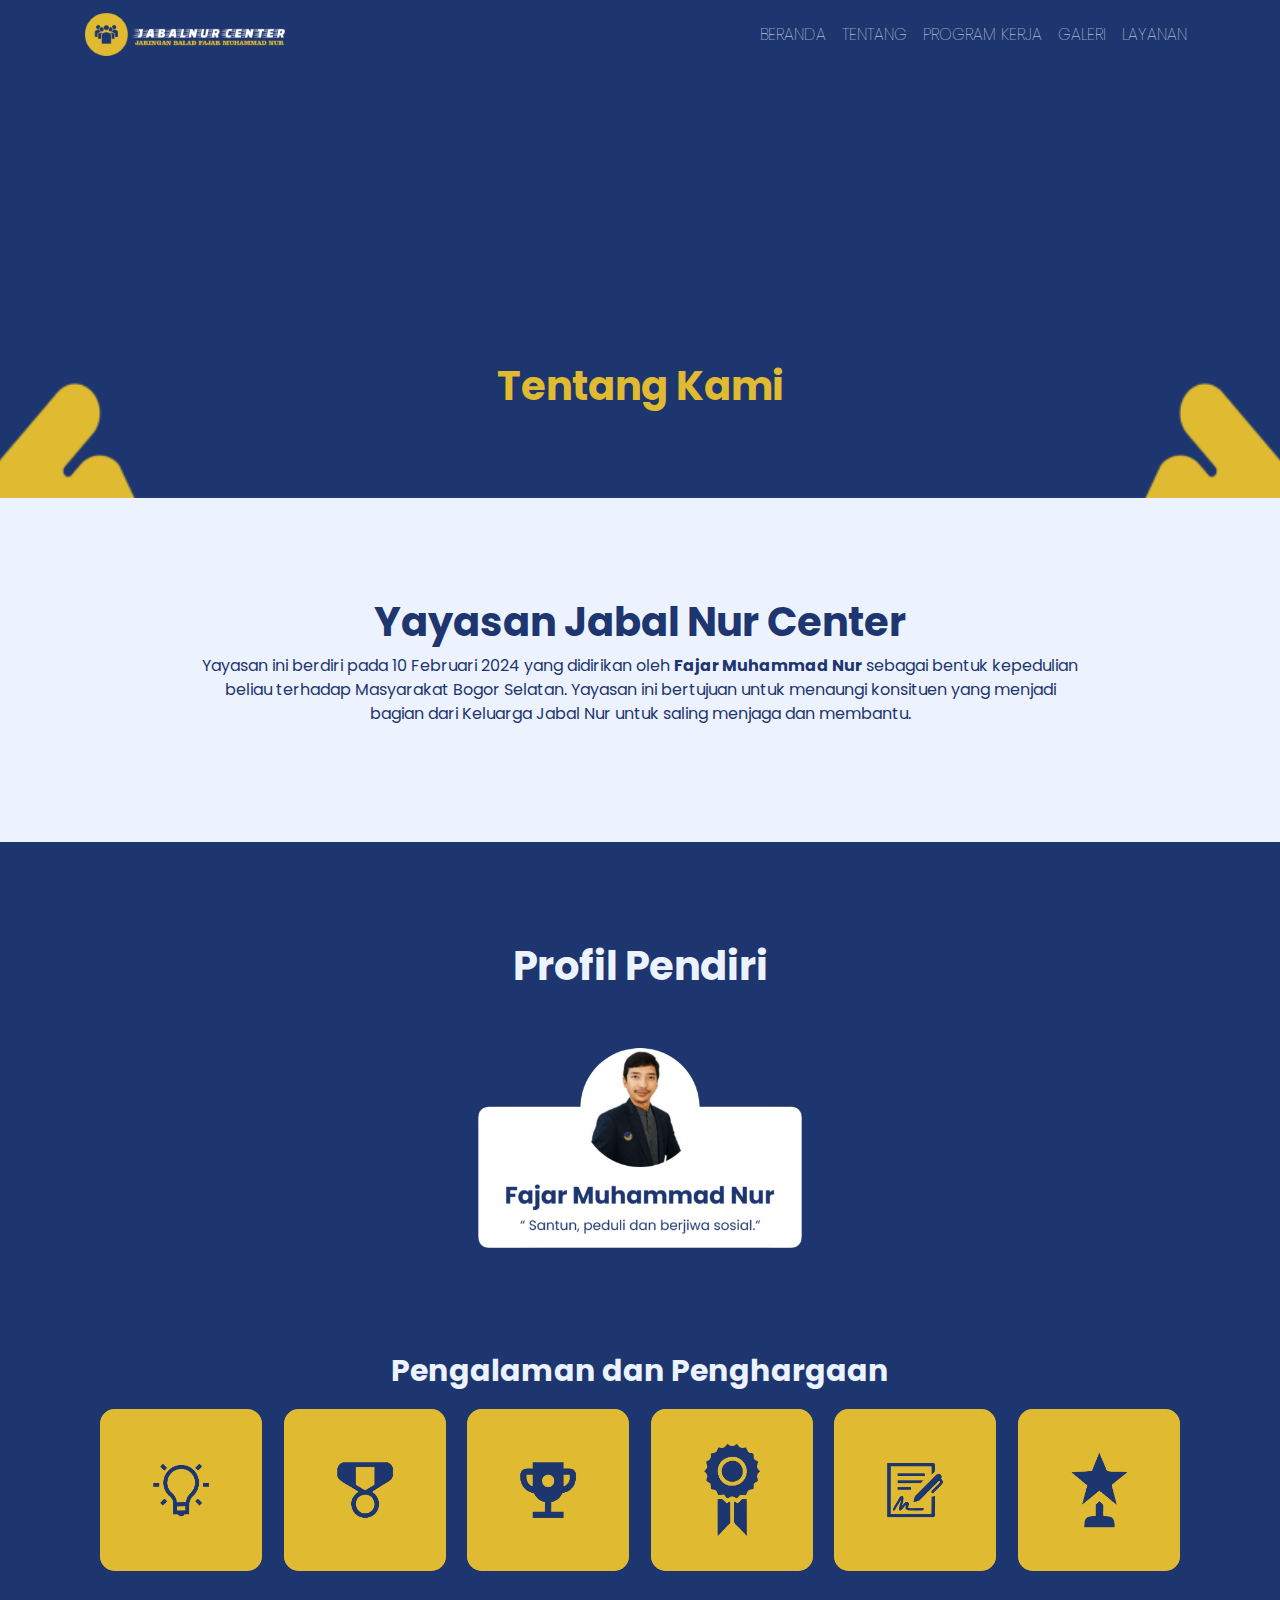
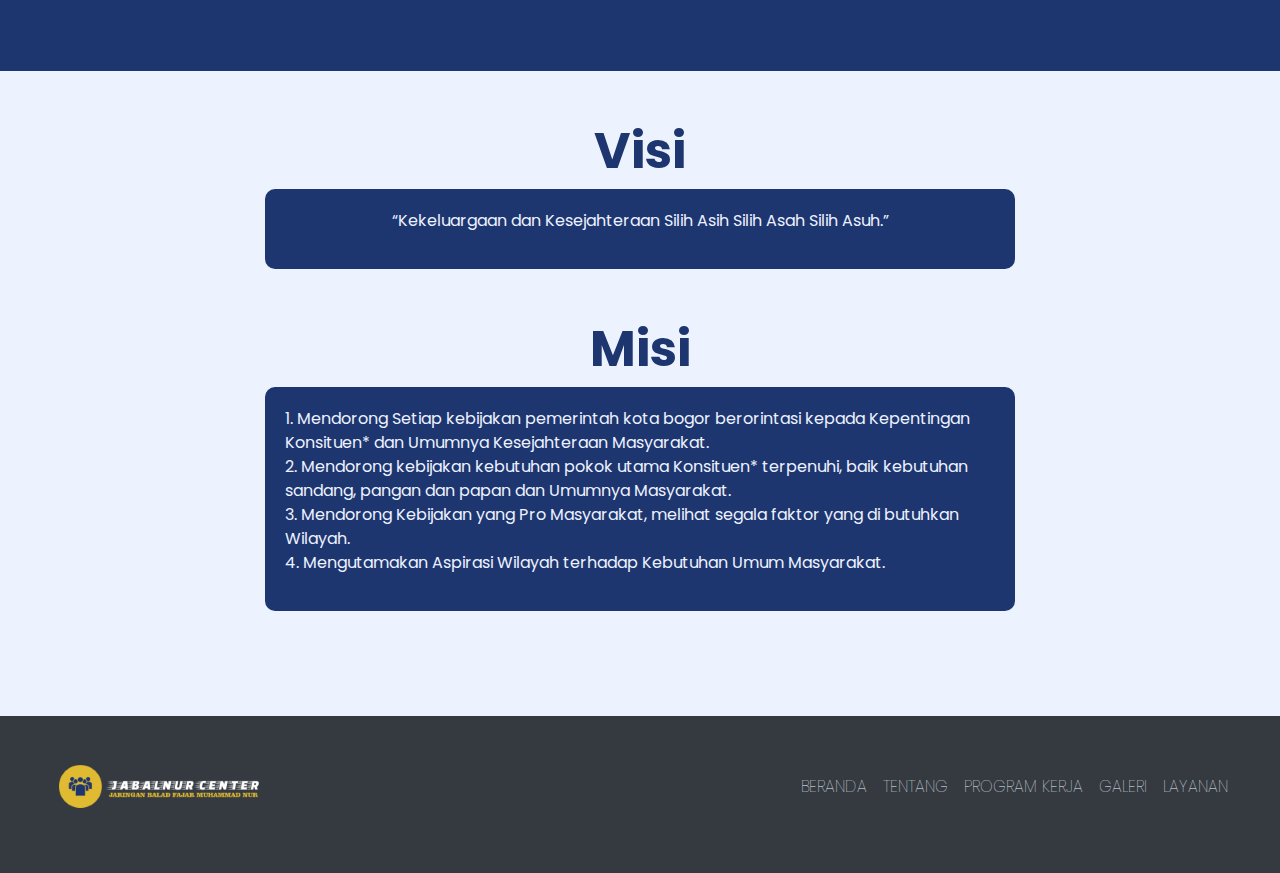
<file: tentang.html>
<!DOCTYPE html>
<html lang="en">
<head>
    <meta charset="UTF-8">
    <meta name="viewport" content="width=device-width, initial-scale=1.0">

    <!-- Font Family-->
    <link href='https://fonts.googleapis.com/css?family=Poppins' rel='stylesheet'>
    
    <!-- Icon -->
     <link rel="shortcut icon" href="img/icon.png" type="image/x-icon">
     <link rel="stylesheet" href="https://cdn.jsdelivr.net/npm/bootstrap-icons@1.11.3/font/bootstrap-icons.min.css">

    <!-- Bootstrap CSS -->
     <!-- Bootstrap CSS -->
  <link rel="stylesheet" href="https://cdn.jsdelivr.net/npm/bootstrap@4.0.0/dist/css/bootstrap.min.css"
  integrity="sha384-Gn5384xqQ1aoWXA+058RXPxPg6fy4IWvTNh0E263XmFcJlSAwiGgFAW/dAiS6JXm" crossorigin="anonymous">
    <link rel="stylesheet" href="style.css">

    <title>Tentang Kami || Yayasan Jabalnur Center</title>
</head>
<body>

   <!-- Navigation -->
   <nav class="navbar navbar-expand-lg fixed-top">
    <div class="container">
      <a class="navbar-brand" href="index.html">
        <img src="img/logo2.png" alt="">
      </a>
      <button class="navbar-toggler" type="button" data-toggle="collapse" data-target="#navbarSupportedContent"
        aria-controls="navbarSupportedContent" aria-expanded="false" aria-label="Toggle navigation">
        <span class="navbar-toggler-icon"></span>
      </button>

      <div class="collapse navbar-collapse" id="navbarSupportedContent">
        <ul class="navbar-nav ml-auto text-uppercase">
          <li class="nav-item">
            <a class="nav-link" href="index.html">Beranda</a>
          </li>
          <li class="nav-item">
            <a class="nav-link" href="tentang.html">Tentang</a>
          </li>
          <li class="nav-item">
            <a class="nav-link" href="programkerja.html">Program Kerja</a>
          </li>
          <li class="nav-item">
            <a class="nav-link" href="galeri.html">Galeri</a>
          </li>
          <li class="nav-item">
            <a class="nav-link" href="layanan.html">Layanan</a>
          </li>
        </ul>
      </div>
    </div>
  </nav>

    <!-- Hero Section Start -->
    <div class="hero mt-5">
        <div>
          <h1>Tentang Kami</h1>
        </div>
    </div>
    <!-- Hero Section End -->
       
    <!-- Yayasan Start -->
    <section id="yayasan" class="yayasan">
        <div class="yayasan-text">
            <h1>Yayasan Jabal Nur Center</h1>
            <p>Yayasan ini berdiri pada 10 Februari 2024 yang  didirikan oleh <b>Fajar Muhammad Nur</b> sebagai bentuk kepedulian beliau terhadap Masyarakat  Bogor Selatan. Yayasan ini bertujuan untuk  menaungi konsituen yang menjadi bagian dari Keluarga Jabal Nur untuk saling menjaga dan  membantu.</p>
        </div>

    </section>
    <!-- Yayasan End -->

    <!-- Profil Pendiri Start-->
    <section id="pendiri" class="pendiri">
        <div class="section-heading text-center">
            <h1>Profil Pendiri</h1>
        </div>
        <div class="foto-pendiri">
            <img src="img/foto-pendiri.png">
        </div>
        <div class="judul-pengalaman">
          <p>Pengalaman dan Penghargaan</p>
        </div>
        <div class="container">
            <div id="tentangkami" class="tentangkami">
              <div class="row d-flex justify-content-between">
                <div class="container-pengalaman">
                  <img src="img/pengalaman1.png" alt="Avatar" class="image">
                  <div class="overlay-pengalaman">
                    <div class="pengalaman-text">Konseptor perapihan kabel se-kota Bogor</div>
                  </div>
                </div>
                <div class="container-pengalaman">
                  <img src="img/pengalaman2.png" alt="Avatar" class="image">
                  <div class="overlay-pengalaman">
                    <div class="pengalaman-text">Koordinator di 3 kota 1 kabupaten</div>
                  </div>
                </div>
                <div class="container-pengalaman">
                  <img src="img/pengalaman3.png" alt="Avatar" class="image">
                  <div class="overlay-pengalaman">
                    <div class="pengalaman-text">Koordinator APJATEL terbaik nasional 2023</div>
                  </div>
                </div>
                <div class="container-pengalaman">
                  <img src="img/pengalaman4.png" alt="Avatar" class="image">
                  <div class="overlay-pengalaman">
                    <div class="pengalaman-text">Ahli telekomunikasi kota Bogor</div>
                  </div>
                </div>
                <div class="container-pengalaman">
                  <img src="img/pengalaman5.png" alt="Avatar" class="image">
                  <div class="overlay-pengalaman">
                    <div class="pengalaman-text">Kontrak kerjasama dengan kota Bogor 5 Tahun</div>
                  </div>
                </div>
                <div class="container-pengalaman">
                  <img src="img/pengalaman6.png" alt="Avatar" class="image">
                  <div class="overlay-pengalaman">
                    <div class="pengalaman-text">Bogor Smart City 2025</div>
                  </div>
                </div>
              </div>
              
            </div>
        </div>
        
    </section>
    <!-- Profil Pendiri End-->
     
    <!-- Visi Misi Start-->
    <section id="visimisi" class="visimisi">
      <div class="judul-visi">
        <h3>Visi</h3>
      </div>
      <div class="konten-visi">
        <p>“Kekeluargaan dan Kesejahteraan Silih Asih Silih Asah Silih Asuh.”</p>
      </div>
      <div class="judul-misi">
        <h3>Misi</h3>
      </div>
      <div class="konten-misi">
        <p>1. Mendorong Setiap kebijakan pemerintah kota bogor berorintasi kepada Kepentingan Konsituen* dan Umumnya Kesejahteraan Masyarakat. <br>
          2. Mendorong kebijakan kebutuhan pokok utama Konsituen* terpenuhi,  baik kebutuhan sandang, pangan dan papan dan Umumnya Masyarakat. <br>
          3. Mendorong Kebijakan yang Pro Masyarakat, melihat segala faktor yang  di butuhkan Wilayah. <br>
          4. Mengutamakan Aspirasi Wilayah terhadap Kebutuhan Umum Masyarakat.</p>
      </div>
    </section>
    <!-- Visi Misi End-->


    <!-- Footer Start-->
    <section id="footer" class="footer bg-dark">
      <nav id="header-nav" class="navbar navbar-expand-lg p-4 mb-3 bg-dark">
        <div class="container-fluid">
          <a class="navbar-brand" href="index.html">
            <img src="img/logo2.png" alt="">
          </a>
        </div>
        <div>
          <ul id="navbar" class="navbar-nav text-uppercase justify-content-end">
            <li class="nav-item">
              <a class="nav-link" href="index.html">Beranda</a>
            </li>
            <li class="nav-item">
              <a class="nav-link" href="index.html">Tentang</a>
            </li>
            <li class="nav-item">
              <a class="nav-link" href="index.html">Program&nbsp;Kerja</a>
            </li>
            <li class="nav-item">
              <a class="nav-link" href="index.html">Galeri</a>
            </li>
            <li class="nav-item">
              <a class="nav-link" href="index.html">Layanan</a>
            </li>
          </ul>
        </div>
      </nav>
    </section>
    <!-- Footer End-->
    
</body>
</html>
</file>
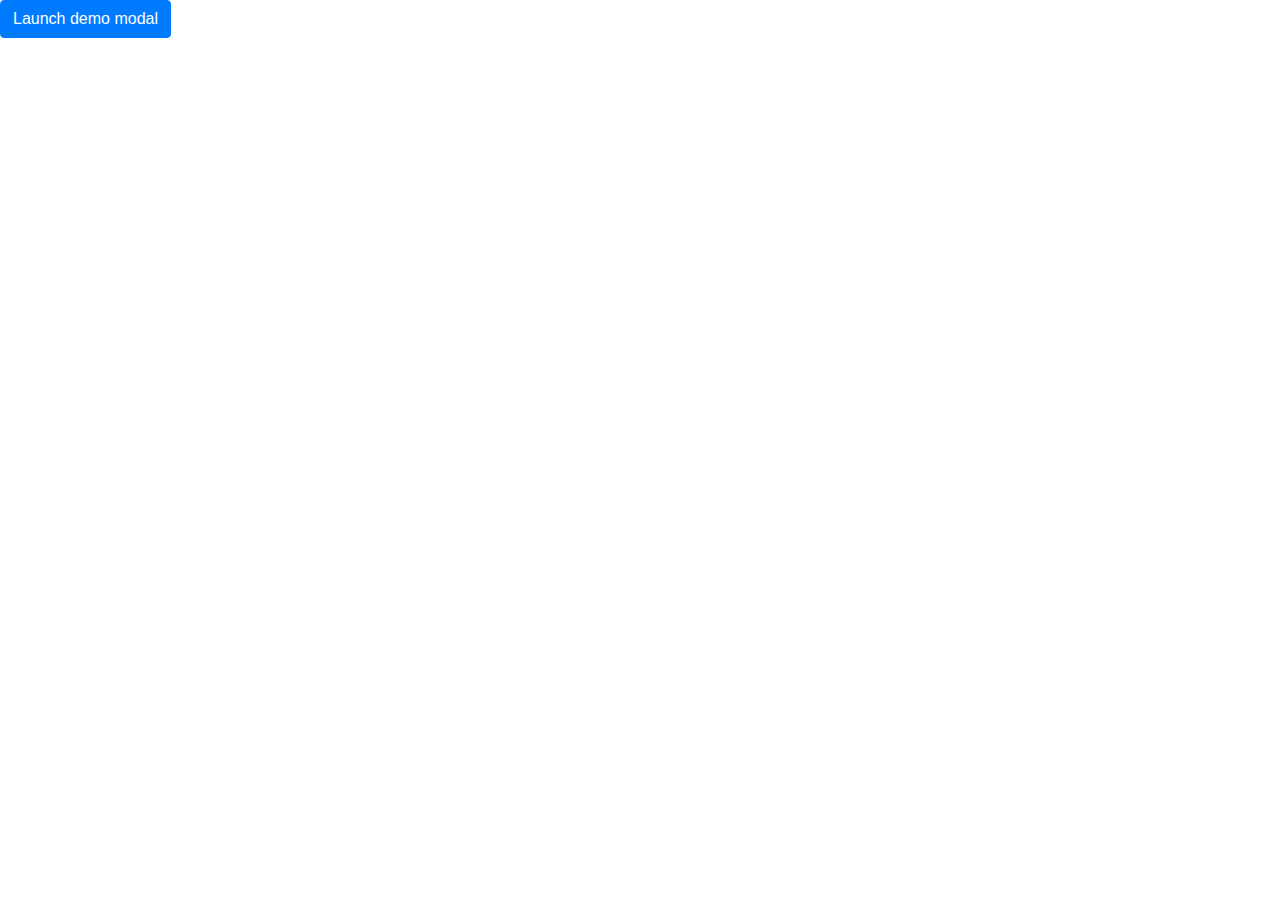
<file: tes.html>
<!DOCTYPE html>
<html lang="en">
<head>
    <meta charset="UTF-8">
    <meta name="viewport" content="width=device-width, initial-scale=1.0">
    <link rel="stylesheet" href="https://cdn.jsdelivr.net/npm/bootstrap@4.0.0/dist/css/bootstrap.min.css" integrity="sha384-Gn5384xqQ1aoWXA+058RXPxPg6fy4IWvTNh0E263XmFcJlSAwiGgFAW/dAiS6JXm" crossorigin="anonymous">
    <title>Document</title>
</head>
<body>

    <!-- Button trigger modal -->
<button type="button" class="btn btn-primary" data-toggle="modal" data-target="#exampleModalLong">
    Launch demo modal
  </button>
  
  <!-- Modal -->
  <div class="modal fade" id="exampleModalLong" tabindex="-1" role="dialog" aria-labelledby="exampleModalLongTitle" aria-hidden="true">
    <div class="modal-dialog" role="document">
      <div class="modal-content">
        <div class="modal-header">
          <h5 class="modal-title" id="exampleModalLongTitle">Modal title</h5>
          <button type="button" class="close" data-dismiss="modal" aria-label="Close">
            <span aria-hidden="true">&times;</span>
          </button>
        </div>
        <div class="modal-body">
          ...
        </div>
        <div class="modal-footer">
          <button type="button" class="btn btn-secondary" data-dismiss="modal">Close</button>
          <button type="button" class="btn btn-primary">Save changes</button>
        </div>
      </div>
    </div>
  </div>

    <script src="https://code.jquery.com/jquery-3.2.1.slim.min.js" integrity="sha384-KJ3o2DKtIkvYIK3UENzmM7KCkRr/rE9/Qpg6aAZGJwFDMVNA/GpGFF93hXpG5KkN" crossorigin="anonymous"></script>
<script src="https://cdn.jsdelivr.net/npm/popper.js@1.12.9/dist/umd/popper.min.js" integrity="sha384-ApNbgh9B+Y1QKtv3Rn7W3mgPxhU9K/ScQsAP7hUibX39j7fakFPskvXusvfa0b4Q" crossorigin="anonymous"></script>
<script src="https://cdn.jsdelivr.net/npm/bootstrap@4.0.0/dist/js/bootstrap.min.js" integrity="sha384-JZR6Spejh4U02d8jOt6vLEHfe/JQGiRRSQQxSfFWpi1MquVdAyjUar5+76PVCmYl" crossorigin="anonymous"></script>
</body>
</html>
</file>
<file: style.css>
body, html{
    font-family: 'Poppins' !important;
    height: 100%;
}


/* Navbar Start*/

.navbar {
    background-color: #1D366F;
    font-weight: lighter;
}

.navbar a{
    color: #EDF2FF;
}

.navbar a:hover{
    font-weight: bold;
    color: #EDF2FF;

}
/* Navbar End*/

/* Hero Start*/
.hero-image{
    background-image: url("img/hero1.png");
    height: 100%;
    background-position: center;
    background-repeat: no-repeat;
    background-size: cover;
    position: relative;
}

.hero-text{
    text-align: center;
    position: absolute;
    top: 35%;
    left: 50%;
    transform: translate(-50%, -50%);
    color: #EDF2FF;
}

.hero-text h1{
    font-size: 42px;
    font-weight: bolder;
    letter-spacing: 3px;
    color: #E0BA31;
}
/* Hero End*/

/* Program Kerja Start */
.programkerja{
    padding: 50px;
    background-color: #EDF2FF;
}

.programkerja h1{
    font-weight: bold;
    margin-bottom: 50px;
    color: #1D366F;
    
}

.card{
    background-color: #1D366F;
    border-radius: 10px;
    transition: 0.5s;
}

.card2{
    background-color: #1D366F;
    border-radius: 10px;
}

.card:hover{
    background-color: #E0BA31;
}

.card-img-top{
    border-radius: 10px;
}

.card p{
    color: #EDF2FF;
}

.card p:hover{
    color: #1D366F;
}

.card2:hover{
    background-color: #E0BA31;
}
/* Program Kerja End */

/* Galeri Start*/
.galeri-beranda{
    background-color: #1D366F;
    padding: 50px;
}

.galeri-beranda h1{
    margin-bottom: 50px;
    font-weight: bold;
    color: #EDF2FF;
}

.galeriberanda{
    width: 900px;
    display: flex;
    overflow-x: scroll;
}

.galeriberanda div{
    width: 100%;
    display: grid;
    grid-template-columns: auto auto auto;
    grid-gap: 20px;
    padding: 10px;
    flex: none;
}

.galeriberanda div img{
    width: 100%;
    border-radius: 10px;
}

.galeriberanda::-webkit-scrollbar{
    display: none;
}

.galeriberanda-wrap{
    display: flex;
    align-items: center;
    justify-content: center;
}

#backBtn, #nextBtn{
    width: 50px;
    cursor: pointer;
    margin: -23px;
    position: relative;
}

/* Galeri End*/


/* Layanan Start*/
.layanan{
    background-color: #EDF2FF;
    padding: 50px;
}

.layanan h1{
    color: #1D366F;
    font-weight: bold;
    margin-bottom: 50px;
}

#layanan .infop{
    color: #1D366F;
    font-weight: bold;
}

#layanan .info i{
    float: left;
    color: #1D366F;
}

#layanan .info p{
    color: #1D366F;
    position: relative;
    padding: 0 0 10px 25px;
}

#layanan .social-link{
    padding-bottom: 20px;
}

#layanan .social-link a{
    display: inline-block;
    color: #1D366F;
    pad: 8px 0;
    text-align: center;
    font-size: 36px;
    width: 50px;
    height: 36px;
}

#layanan .social-link p{
    display: inline-block;
    color: #1D366F;
    text-align: center;
    font-size: 20px;
    width: 50px;
    height: 36px;
}

#layanan h5{
    padding: 10px;
}

#layanan .card button{
    background-color: #E0BA31;
    color: white;
    padding: 10px;
    width: 100%;
    border-radius: 10px;
    border: none;
}

#layanan .card2 button{
    background-color: #E0BA31;
    color: white;
    padding: 10px;
    width: 100%;
    border-radius: 10px;
    border: none;
}

#layanan .card2 button:hover{
    background-color: #1D366F;
}

/* Layanan End*/


/* Footer Start*/

.footer{
    font-weight: lighter;
    padding: 20px;
}

.footer a{
    color: #EDF2FF;
}

.footer a:hover{
    font-weight: bold;
    color: #EDF2FF;
}


/* Footer End*/


/* ----------------------------------------------------------------------------------- */



/* Tentang Kami Start*/


/* Hero Start*/
.hero{
    background-image: url("img/hero2.png");
    height: 50%;
    background-position: center;
    background-repeat: no-repeat;
    background-size: cover;
    position: relative;
}

.hero h1{
    text-align: center;
    position: absolute;
    top: 75%;
    left: 50%;
    font-weight: bold;
    transform: translate(-50%, -50%);
    color: #E0BA31;

}
/* Hero End*/


/* Tentang Yayasan Start*/
#yayasan{
    background-color: #EDF2FF;
    position: relative;
    padding: 100px;
    text-align: center;
    color: #1D366F;
}

#yayasan .yayasan-text h1{
    font-weight: bold;
}

#yayasan .yayasan-text p{
    margin-left: 100px;
    margin-right: 100px;
}
/* Tentang Yayasan End*/


/* Profil Pendiri Start*/
#pendiri{
    background-color: #1D366F;
    position: relative;
    padding: 100px;
    text-align: center;
    color: #EDF2FF;
}

#pendiri h1{
    font-weight: bold;
}

.foto-pendiri img{
    max-width: 30%;
    margin: 50px;
}

/* Profil Pendiri End*/



/* Tentang Kami Start */
#tentangkami{
    position: relative;
}

.judul-pengalaman{
    margin-top: 50px;
    font-size: 30px;
    font-weight: bold;
}

#tentangkami .container-pengalaman{
    align-items: center;
    background-color: #E0BA31;
    border-radius: 15px;
    position: relative;
    width: 15%;
}

#tentangkami .container-pengalaman img{
    display: block;
    border-radius: 15px;
    width: 100%;
    height: auto;
}

#tentangkami .overlay-pengalaman{
    position: absolute;
    border-radius: 15px;
    bottom: 100%;
    left: 0;
    right: 0;
    background-color: #EDF2FF;
    overflow: hidden;
    width: 100%;
    height: 0;
    transition: .5s ease;
}

#tentangkami .container-pengalaman:hover .overlay-pengalaman{
    bottom: 0;
    height: 100%;
}

#tentangkami .pengalaman-text{
    white-space: wrap;
    color: #1D366F;
    font-size: 15px;
    position: absolute;
    overflow: hidden;
    top: 50%;
    left: 50%;
    transform: translate(-50%, -50%);
}
/* Tentang Kami End*/




/* Visi Misi Start*/
#visimisi{
    background-color: #EDF2FF;
    padding-bottom: 5px;
}

#visimisi h3{
    text-align: center;
    padding-top: 50px;
    font-weight: bold;
    font-size: 50px;
    color: #1D366F;
}

#visimisi .konten-visi{
    background-color: #1D366F;
    text-align: center;
    width: 750px;
    color: #EDF2FF;
    padding: 20px;
    border-radius: 10px;
    margin: auto;

}

#visimisi .konten-misi{
    background-color: #1D366F;
    width: 750px;
    color: #EDF2FF;
    padding: 20px;
    border-radius: 10px;
    margin: auto;
    margin-bottom: 100px;

}
/* Visi Misi End*/

/* Tentang Kami End*/

.programkerja2{
    padding-bottom: 250px;
    padding-top: 50px;
}

/* ----------------------------------------------------------------------------- */
/* Galeri Start */
.galeri img{
    border-radius: 10px;
}

.galeri{
    padding-bottom: 300px;
}
/* Galeri End */

/* ----------------------------------------------------------------------------- */

/* Layanan Start */
#layanankami{
    background-color: #EDF2FF;
    padding: 50px;
}

#layanankami .card-layanan{
    background-color: #1D366F;
    border-radius: 15px;
    width: 18rem;
}

.card-layanan p{
    color: #EDF2FF;
}

#pertanyaan{
    background-color: #1D366F;
}

#pertanyaan .row{
    padding-top: 100px;
    padding-bottom: 100px;
}

.tanya{
    padding-top: 50px;
    font-size: 50px;
    color: #EDF2FF;
}

.accordion-item{
    border: none !important;
}

.accordion-button{
    background-color: #E0BA31;
    color: #1D366F;
    font-weight: bold;
}
/* Layanan End */
/* Navbar */
.navbar {
    background-color: #1D366F;
    font-weight: lighter;
}

/* Hero */
.hero-text h1 {
    font-size: 42px;
}

/* Galeri */
.galeri-beranda {
    padding: 50px;
}

/* Layanan */
.layanan {
    padding: 50px;
}


/* Responsif Navbar */
@media (max-width: 991.98px) {
    .navbar-nav {
        flex-direction: column;
    }

    .navbar-nav .nav-item {
        margin-bottom: 10px;
    }
}


/* Responsif Program Kerja */
@media (max-width: 992px) {
    .programkerjaberanda {
        flex-wrap: wrap;
        justify-content: center;
    }

    .programkerjaberanda .card {
        margin-bottom: 20px;
        align-items: center;


    }
}

/* Responsif Hero untuk layar mobile */
@media (max-width: 576px) {
    .hero-text {
        top: 50%; /* Posisikan di tengah vertikal */
        transform: translate(-50%, -50%); /* Geser ke tengah secara horizontal */
        text-align: center; /* Pusatkan teks */
    }

    .hero-text h1 {
        font-size: 30px; /* Sesuaikan ukuran font */
    }
}

/* Responsif Galeri */
@media (max-width: 768px) {
    .galeriberanda {
        width: auto;
        overflow-y: auto;
        display: block;
        white-space: nowrap;
    }

    .galeriberanda div {
        flex: none;
        width: auto;
        display: inline-block;
    }

    .galeriberanda div img {
        width: 110%;
    }
}


/* Responsif Layanan */
@media (max-width: 768px) {
    .info {
        margin-bottom: 20px;
    }

    .card2 {
        margin-top: 20px;
    }
}

@media (max-width: 576px) {
    .col-lg-4 {
        margin-bottom: 20px;
    }

    .card2 {
        margin-top: 0;
    }

    .info {
        margin-bottom: 0;
    }
}

.navbar-toggler-icon{
    background-image: url("data:image/svg+xml,%3csvg xmlns='http://www.w3.org/2000/svg' width='30' height='30' viewBox='0 0 30 30'%3e%3cpath stroke='rgba%28255, 255, 255, 0.5%29' stroke-linecap='round' stroke-miterlimit='10' stroke-width='2' d='M4 7h22M4 15h22M4 23h22'/%3e%3c/svg%3e");
}
</file>
